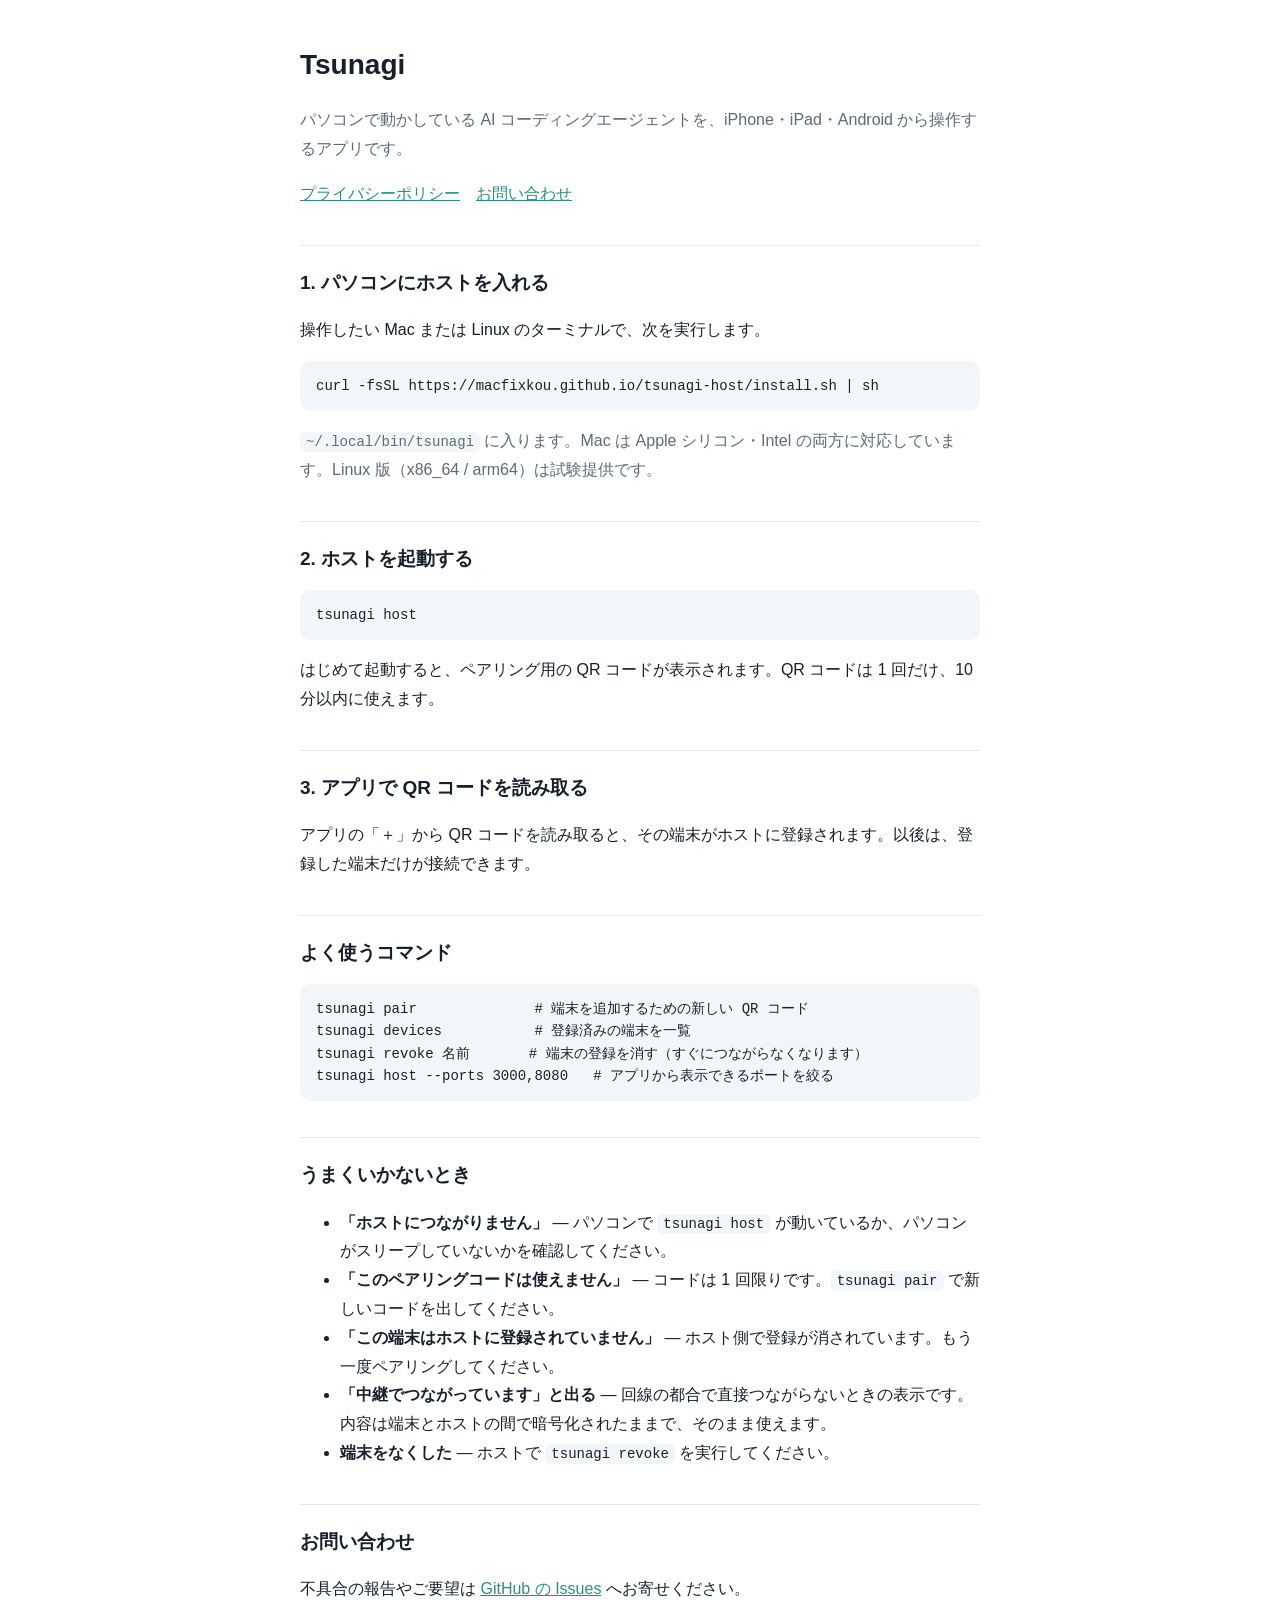
<file: docs/index.html>
<!doctype html>
<html lang="ja"><head><meta charset="utf-8"><meta name="viewport" content="width=device-width, initial-scale=1">
<title>Tsunagi — サポート</title><link rel="stylesheet" href="style.css"></head>
<body><main>
<h1>Tsunagi</h1>
<p class="sub">パソコンで動かしている AI コーディングエージェントを、iPhone・iPad・Android から操作するアプリです。</p>
<nav><a href="privacy.html">プライバシーポリシー</a><a href="https://github.com/macfixkou/tsunagi-host/issues">お問い合わせ</a></nav>

<h2>1. パソコンにホストを入れる</h2>
<p>操作したい Mac または Linux のターミナルで、次を実行します。</p>
<pre><code>curl -fsSL https://macfixkou.github.io/tsunagi-host/install.sh | sh</code></pre>
<p class="sub"><code>~/.local/bin/tsunagi</code> に入ります。Mac は Apple シリコン・Intel の両方に対応しています。Linux 版（x86_64 / arm64）は試験提供です。</p>

<h2>2. ホストを起動する</h2>
<pre><code>tsunagi host</code></pre>
<p>はじめて起動すると、ペアリング用の QR コードが表示されます。QR コードは 1 回だけ、10 分以内に使えます。</p>

<h2>3. アプリで QR コードを読み取る</h2>
<p>アプリの「＋」から QR コードを読み取ると、その端末がホストに登録されます。以後は、登録した端末だけが接続できます。</p>

<h2>よく使うコマンド</h2>
<pre><code>tsunagi pair              # 端末を追加するための新しい QR コード
tsunagi devices           # 登録済みの端末を一覧
tsunagi revoke 名前       # 端末の登録を消す（すぐにつながらなくなります）
tsunagi host --ports 3000,8080   # アプリから表示できるポートを絞る</code></pre>

<h2>うまくいかないとき</h2>
<ul>
<li><b>「ホストにつながりません」</b> — パソコンで <code>tsunagi host</code> が動いているか、パソコンがスリープしていないかを確認してください。</li>
<li><b>「このペアリングコードは使えません」</b> — コードは 1 回限りです。<code>tsunagi pair</code> で新しいコードを出してください。</li>
<li><b>「この端末はホストに登録されていません」</b> — ホスト側で登録が消されています。もう一度ペアリングしてください。</li>
<li><b>「中継でつながっています」と出る</b> — 回線の都合で直接つながらないときの表示です。内容は端末とホストの間で暗号化されたままで、そのまま使えます。</li>
<li><b>端末をなくした</b> — ホストで <code>tsunagi revoke</code> を実行してください。</li>
</ul>

<h2>お問い合わせ</h2>
<p>不具合の報告やご要望は <a href="https://github.com/macfixkou/tsunagi-host/issues">GitHub の Issues</a> へお寄せください。</p>
</main></body></html>
</file>
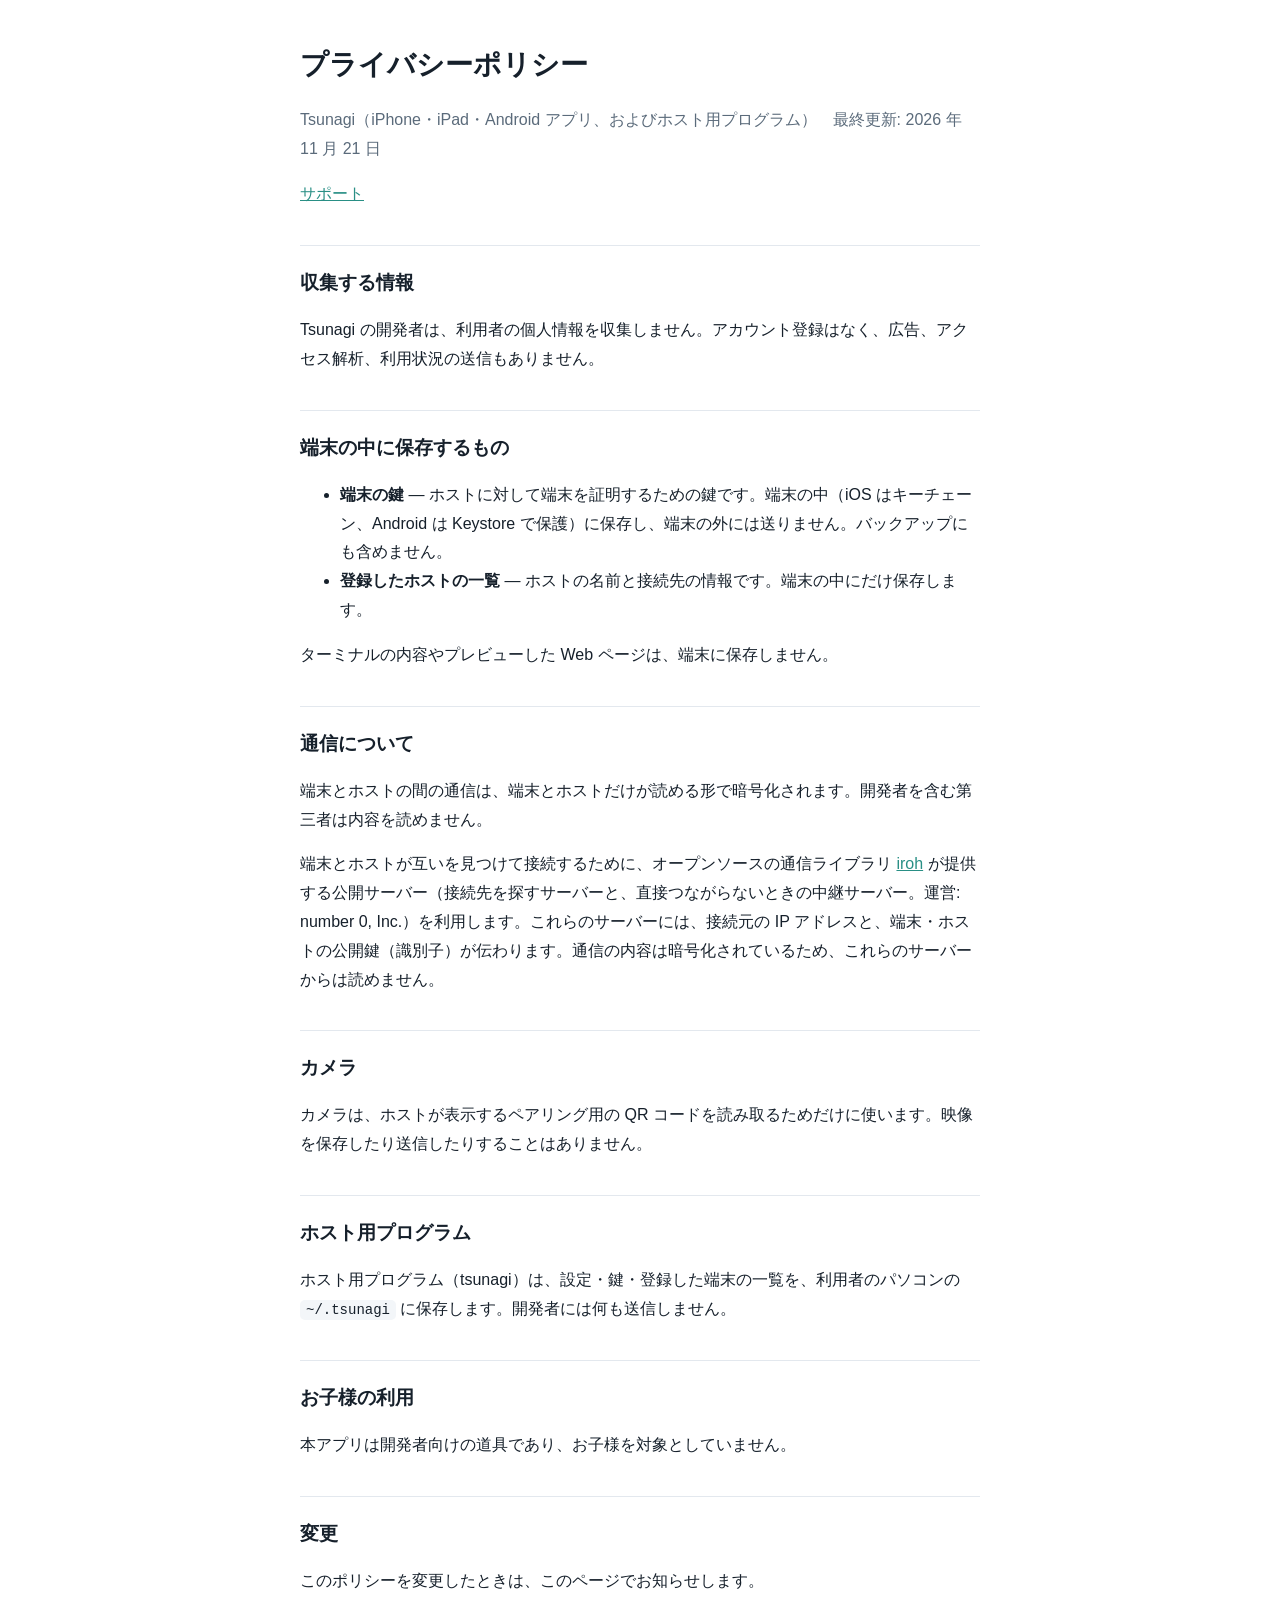
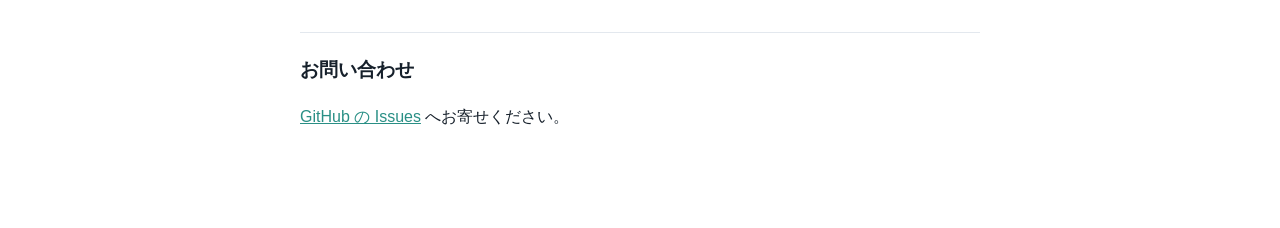
<file: docs/privacy.html>
<!doctype html>
<html lang="ja"><head><meta charset="utf-8"><meta name="viewport" content="width=device-width, initial-scale=1">
<title>Tsunagi — プライバシーポリシー</title><link rel="stylesheet" href="style.css"></head>
<body><main>
<h1>プライバシーポリシー</h1>
<p class="sub">Tsunagi（iPhone・iPad・Android アプリ、およびホスト用プログラム）　最終更新: 2026 年 11 月 21 日</p>
<nav><a href="index.html">サポート</a></nav>

<h2>収集する情報</h2>
<p>Tsunagi の開発者は、利用者の個人情報を収集しません。アカウント登録はなく、広告、アクセス解析、利用状況の送信もありません。</p>

<h2>端末の中に保存するもの</h2>
<ul>
<li><b>端末の鍵</b> — ホストに対して端末を証明するための鍵です。端末の中（iOS はキーチェーン、Android は Keystore で保護）に保存し、端末の外には送りません。バックアップにも含めません。</li>
<li><b>登録したホストの一覧</b> — ホストの名前と接続先の情報です。端末の中にだけ保存します。</li>
</ul>
<p>ターミナルの内容やプレビューした Web ページは、端末に保存しません。</p>

<h2>通信について</h2>
<p>端末とホストの間の通信は、端末とホストだけが読める形で暗号化されます。開発者を含む第三者は内容を読めません。</p>
<p>端末とホストが互いを見つけて接続するために、オープンソースの通信ライブラリ <a href="https://www.iroh.computer/">iroh</a> が提供する公開サーバー（接続先を探すサーバーと、直接つながらないときの中継サーバー。運営: number 0, Inc.）を利用します。これらのサーバーには、接続元の IP アドレスと、端末・ホストの公開鍵（識別子）が伝わります。通信の内容は暗号化されているため、これらのサーバーからは読めません。</p>

<h2>カメラ</h2>
<p>カメラは、ホストが表示するペアリング用の QR コードを読み取るためだけに使います。映像を保存したり送信したりすることはありません。</p>

<h2>ホスト用プログラム</h2>
<p>ホスト用プログラム（tsunagi）は、設定・鍵・登録した端末の一覧を、利用者のパソコンの <code>~/.tsunagi</code> に保存します。開発者には何も送信しません。</p>

<h2>お子様の利用</h2>
<p>本アプリは開発者向けの道具であり、お子様を対象としていません。</p>

<h2>変更</h2>
<p>このポリシーを変更したときは、このページでお知らせします。</p>

<h2>お問い合わせ</h2>
<p><a href="https://github.com/macfixkou/tsunagi-host/issues">GitHub の Issues</a> へお寄せください。</p>
</main></body></html>
</file>
<file: docs/style.css>
:root { --bg:#fff; --fg:#16202b; --sub:#5b6b7b; --line:#e3e8ee; --accent:#298f85; --code:#f3f6f9; }
@media (prefers-color-scheme: dark) { :root { --bg:#0e1620; --fg:#eef2f6; --sub:#9fb3c8; --line:#243240; --accent:#5ccbbd; --code:#16222f; } }
* { box-sizing: border-box; }
body { margin:0; background:var(--bg); color:var(--fg); font:16px/1.8 -apple-system,BlinkMacSystemFont,"Hiragino Sans","Noto Sans JP",sans-serif; }
main { max-width:720px; margin:0 auto; padding:40px 20px 80px; }
h1 { font-size:28px; margin:0 0 4px; } h2 { font-size:19px; margin:36px 0 8px; padding-top:20px; border-top:1px solid var(--line); }
p, li { color:var(--fg); } .sub { color:var(--sub); }
a { color:var(--accent); }
pre { background:var(--code); padding:14px 16px; border-radius:10px; overflow-x:auto; font:14px/1.6 ui-monospace,Menlo,monospace; }
code { background:var(--code); padding:2px 6px; border-radius:5px; font:14px ui-monospace,Menlo,monospace; }
pre code { padding:0; background:none; }
nav { margin-top:8px; } nav a { margin-right:16px; }
</file>
